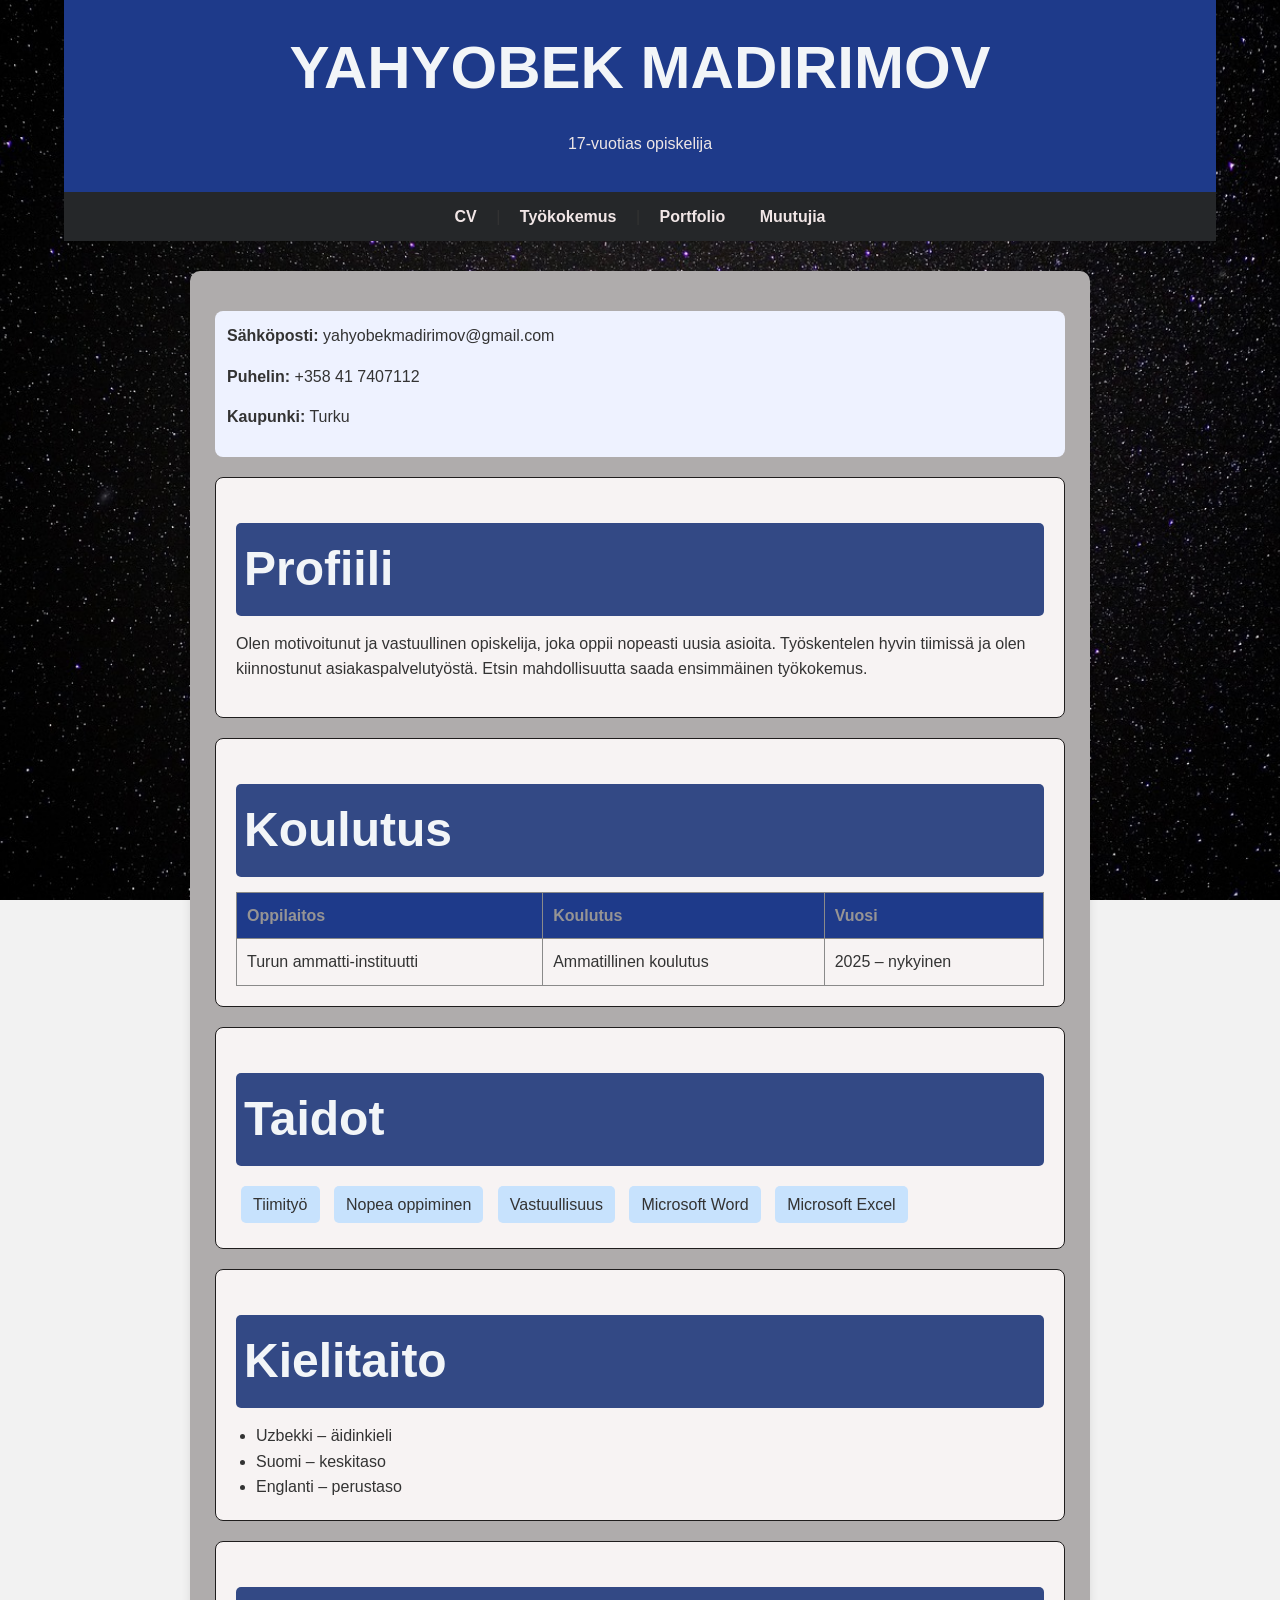
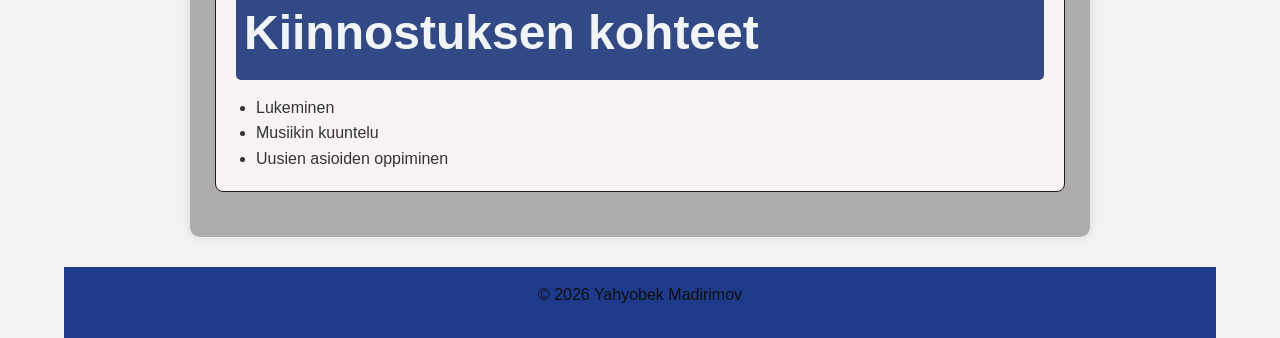
<file: web-projecti-main/index.html>
<!DOCTYPE html>
<html lang="fi">
<head>
    <meta charset="UTF-8">
    <title>CV - Yahyobek Madirimov</title>
<link rel="stylesheet" href="style.css">
<link rel="stylesheet" href="general.css">
</head>

<body>

<header>
    <h1>YAHYOBEK MADIRIMOV</h1>
    <p>17-vuotias opiskelija</p>
</header>

<nav>
    <a href="index.html">CV</a> |
    <a href="work.html">Työkokemus</a> |
    <a href="PortfolioJah/index.html">Portfolio</a>
    <a href="PortfolioJah/muttujia.html">Muutujia</a>
    
</nav>

<main>
<div class="container">

    <div class="info">
        <p><strong>Sähköposti:</strong> yahyobekmadirimov@gmail.com</p>
        <p><strong>Puhelin:</strong> +358 41 7407112</p>
        <p><strong>Kaupunki:</strong> Turku</p>
    </div>

    <section>
        <h2>Profiili</h2>
        <p>
            Olen motivoitunut ja vastuullinen opiskelija, joka oppii nopeasti uusia asioita.
            Työskentelen hyvin tiimissä ja olen kiinnostunut asiakaspalvelutyöstä.
            Etsin mahdollisuutta saada ensimmäinen työkokemus.
        </p>
    </section>

    <section>
        <h2>Koulutus</h2>

        <table>
            <tr>
                <th>Oppilaitos</th>
                <th>Koulutus</th>
                <th>Vuosi</th>
            </tr>

            <tr>
                <td>Turun ammatti-instituutti</td>
                <td>Ammatillinen koulutus</td>
                <td>2025 – nykyinen</td>
            </tr>
        </table>
    </section>

    <section>
        <h2>Taidot</h2>

        <div class="skills">
            <span>Tiimityö</span>
            <span>Nopea oppiminen</span>
            <span>Vastuullisuus</span>
            <span>Microsoft Word</span>
            <span>Microsoft Excel</span>
        </div>
    </section>

    <section>
        <h2>Kielitaito</h2>

        <ul>
            <li>Uzbekki – äidinkieli</li>
            <li>Suomi – keskitaso</li>
            <li>Englanti – perustaso</li>
        </ul>
    </section>

    <section>
        <h2>Kiinnostuksen kohteet</h2>

        <ul>
            <li>Lukeminen</li>
            <li>Musiikin kuuntelu</li>
            <li>Uusien asioiden oppiminen</li>
        </ul>
    </section>

</div>
</main>

<footer>
    <p>© 2026 Yahyobek Madirimov</p>
</footer>

</body>
</html>
</file>
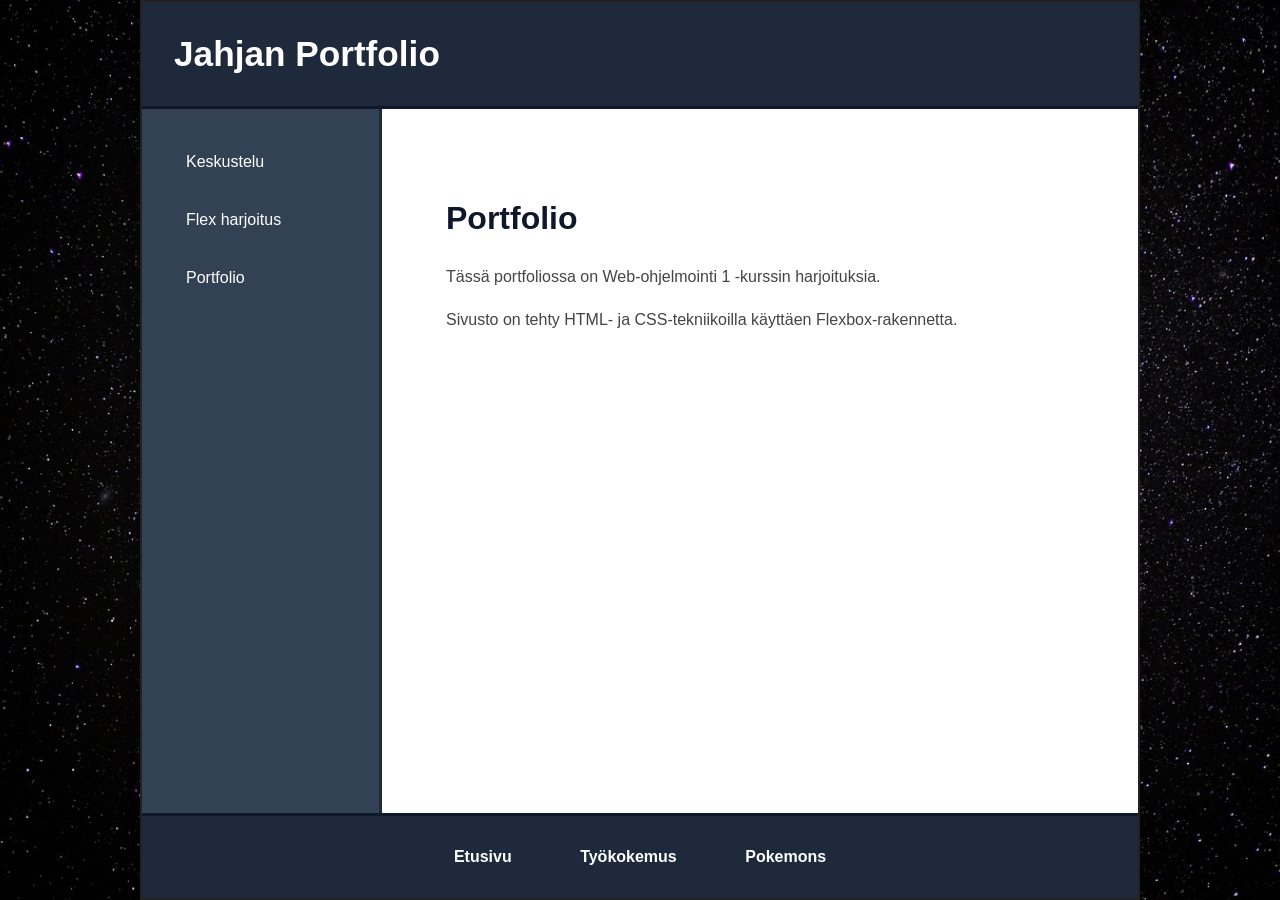
<file: web-projecti-main/PortfolioJah/index.html>
<!DOCTYPE html>
<html lang="en">
<head>
<meta charset="UTF-8">
<meta name="viewport" content="width=device-width, initial-scale=1.0">
<link rel="icon" type="image/jpeg" href="favicon.png.jpg">
<title>Portfolio</title>

<style>

*{
    box-sizing:border-box;
}

body{
    margin:0;
    font-family:Arial, sans-serif;
    background:#f4f6f9;
}

/* CONTAINER */

.container{
    max-width:1000px;
    min-height:100vh;
    margin:auto;
    background:white;

    border:2px solid #222;
    box-shadow:0 0 15px rgba(0,0,0,0.1);

    display:flex;
    flex-direction:column;
}

/* HEADER */

header{
    background:#1e293b;
    color:white;

    padding:2em;

    border-bottom:3px solid #0f172a;
}

header h1{
    margin:0;
    font-size:2.2rem;
}

/* MIDDLE */

.middle{
    display:flex;
    flex:1;
}

/* SIDEBAR */

aside{
    width:240px;

    background:#334155;

    padding:2em;

    border-right:3px solid #1e293b;
}

aside a{
    display:block;

    color:white;
    text-decoration:none;

    padding:12px;
    margin-bottom:1em;

    border-radius:8px;

    transition:0.3s;
}

aside a:hover{
    background:#475569;
}

/* MAIN */

main{
    flex:1;

    padding:4em;

    background:#ffffff;
}

main h2{
    color:#0f172a;
    font-size:2rem;
}

main p{
    color:#444;
    line-height:1.7;
}

/* FOOTER */

footer{
    background:#1e293b;

    border-top:3px solid #0f172a;

    padding:2em;

    text-align:center;
}

footer a{
    color:white;

    text-decoration:none;

    margin:0 2em;

    font-weight:bold;

    transition:0.3s;
}

footer a:hover{
    color:#38bdf8;
}
body {
    background-image: url("../stars-1654074_1280.jpg");
    background-size: cover;
    background-position: center;
    background-repeat: no-repeat;
    background-attachment: fixed;
    }

</style>
</head>

<body>

<div class="container">

<header>
    <h1>Jahjan Portfolio</h1>
</header>

<div class="middle">

    <aside>
        <a href="keskustelu.html">Keskustelu</a>
        <a href="flex.html">Flex harjoitus</a>
        <a href="index.html">Portfolio</a>
       
    </aside>

    <main>
        <h2>Portfolio</h2>

        <p>
            Tässä portfoliossa on Web-ohjelmointi 1 -kurssin harjoituksia.
        </p>

        <p>
            Sivusto on tehty HTML- ja CSS-tekniikoilla käyttäen Flexbox-rakennetta.
        </p>
    </main>

</div>

<footer>
    <a href="../index.html">Etusivu</a>
    <a href="../work.html">Työkokemus</a>
    <a href="flex.html">Pokemons</a>
</footer>

</div>

</body>
</html>
</file>
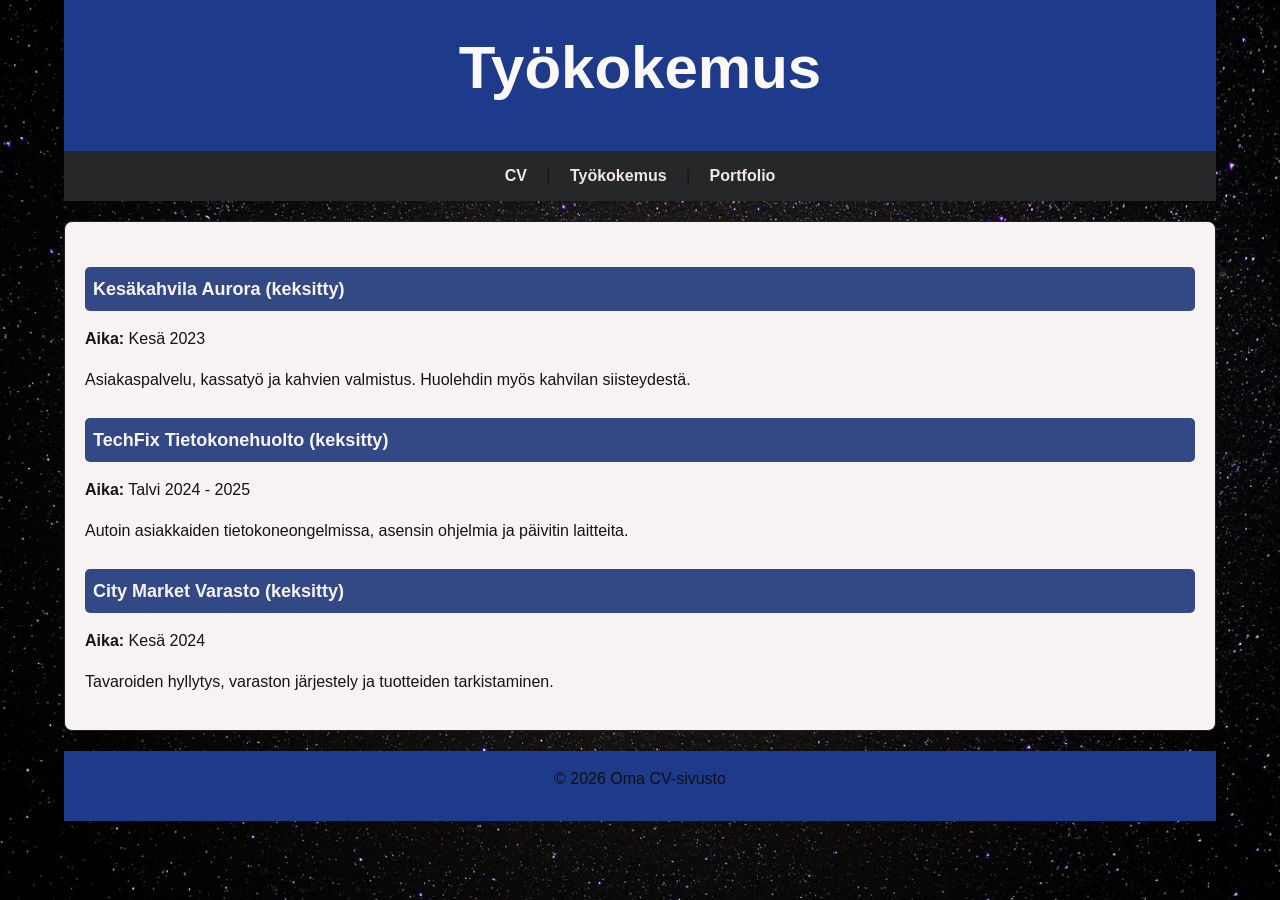
<file: web-projecti-main/work.html>
<!DOCTYPE html>
<html lang="fi">
<head>
    <meta charset="UTF-8">
    <meta name="viewport" content="width=device-width, initial-scale=1.0">
    <title>Työkokemus</title>
    <link rel="stylesheet" href="general.css">
    <link rel="stylesheet" href="style.css">

</head>

<body>

    <header>
        <h1>Työkokemus</h1>
    </header>

    <nav>
        <a href="index.html">CV</a> |
        <a href="work.html">Työkokemus</a> |
        <a href="PortfolioJah/index.html">Portfolio</a>
    </nav>

    <main>
        <section>

            <article>
                <h2>Kesäkahvila Aurora (keksitty)</h2>
                <p><strong>Aika:</strong> Kesä 2023</p>
                <p>
                    Asiakaspalvelu, kassatyö ja kahvien valmistus.
                    Huolehdin myös kahvilan siisteydestä.
                </p>
            </article>

            <article>
                <h2>TechFix Tietokonehuolto (keksitty)</h2>
                <p><strong>Aika:</strong> Talvi 2024 - 2025</p>
                <p>
                    Autoin asiakkaiden tietokoneongelmissa,
                    asensin ohjelmia ja päivitin laitteita.
                </p>
            </article>

            <article>
                <h2>City Market Varasto (keksitty)</h2>
                <p><strong>Aika:</strong> Kesä 2024</p>
                <p>
                    Tavaroiden hyllytys, varaston järjestely
                    ja tuotteiden tarkistaminen.
                </p>
            </article>

        </section>
    </main>

    <footer>
        <p>© 2026 Oma CV-sivusto</p>
    </footer>

</body>
</html>
</file>
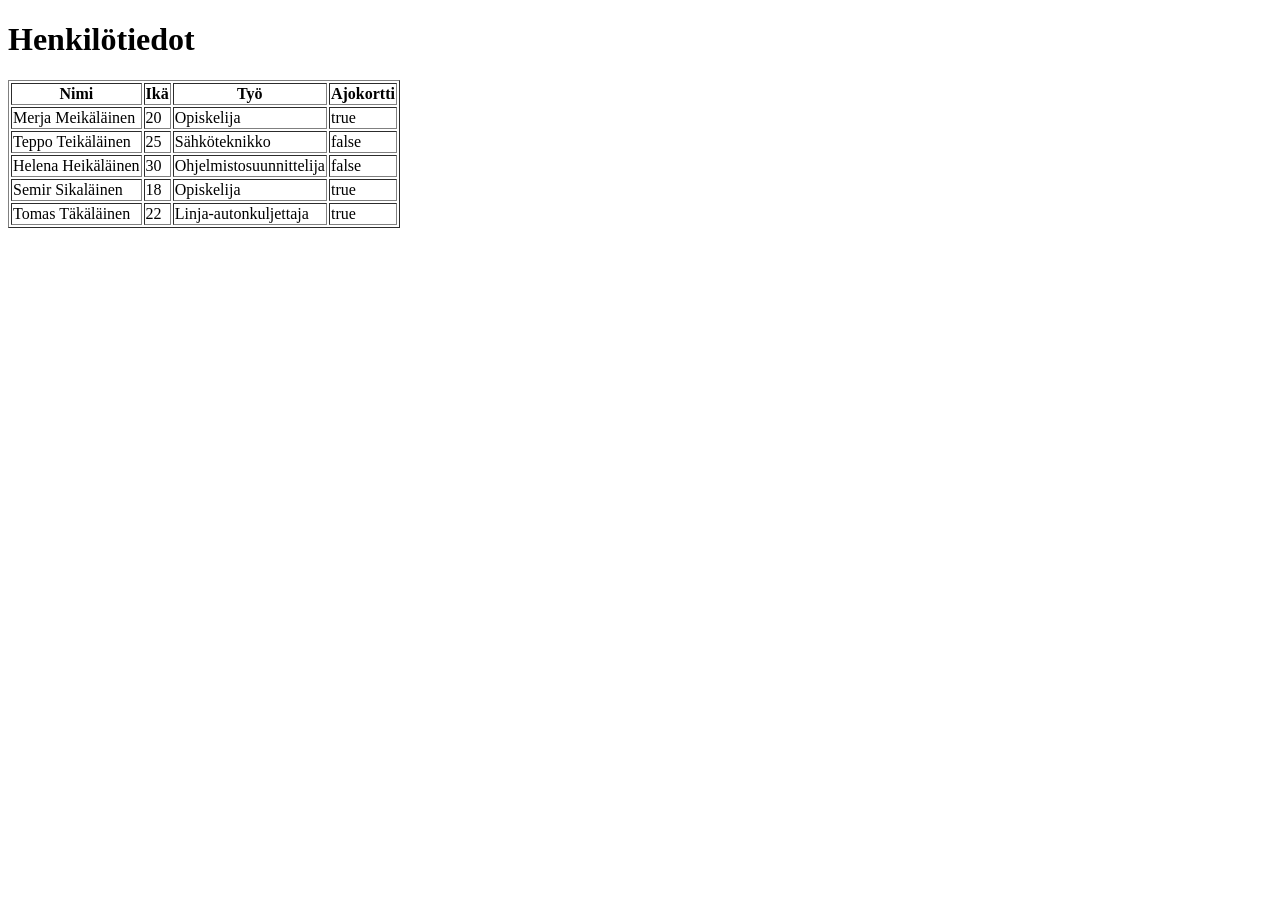
<file: web-projecti-main/PortfolioJah/hktiedot.html>
<!DOCTYPE html>
<html lang="fi">
    <link rel="icon" type="image/ppng" href="favicon.png.jpg"> 
<head>
    <meta charset="UTF-8">
    <title>Henkilötiedot</title>
</head>
<body>

    <h1>Henkilötiedot</h1>

    <table border="1">
        <thead>
            <tr>
                <th>Nimi</th>
                <th>Ikä</th>
                <th>Työ</th>
                <th>Ajokortti</th>
            </tr>
        </thead>

        <tbody id="rivit">
        </tbody>
    </table>
<script src="hktiedot.js"></script>

</body>
</html>
</file>
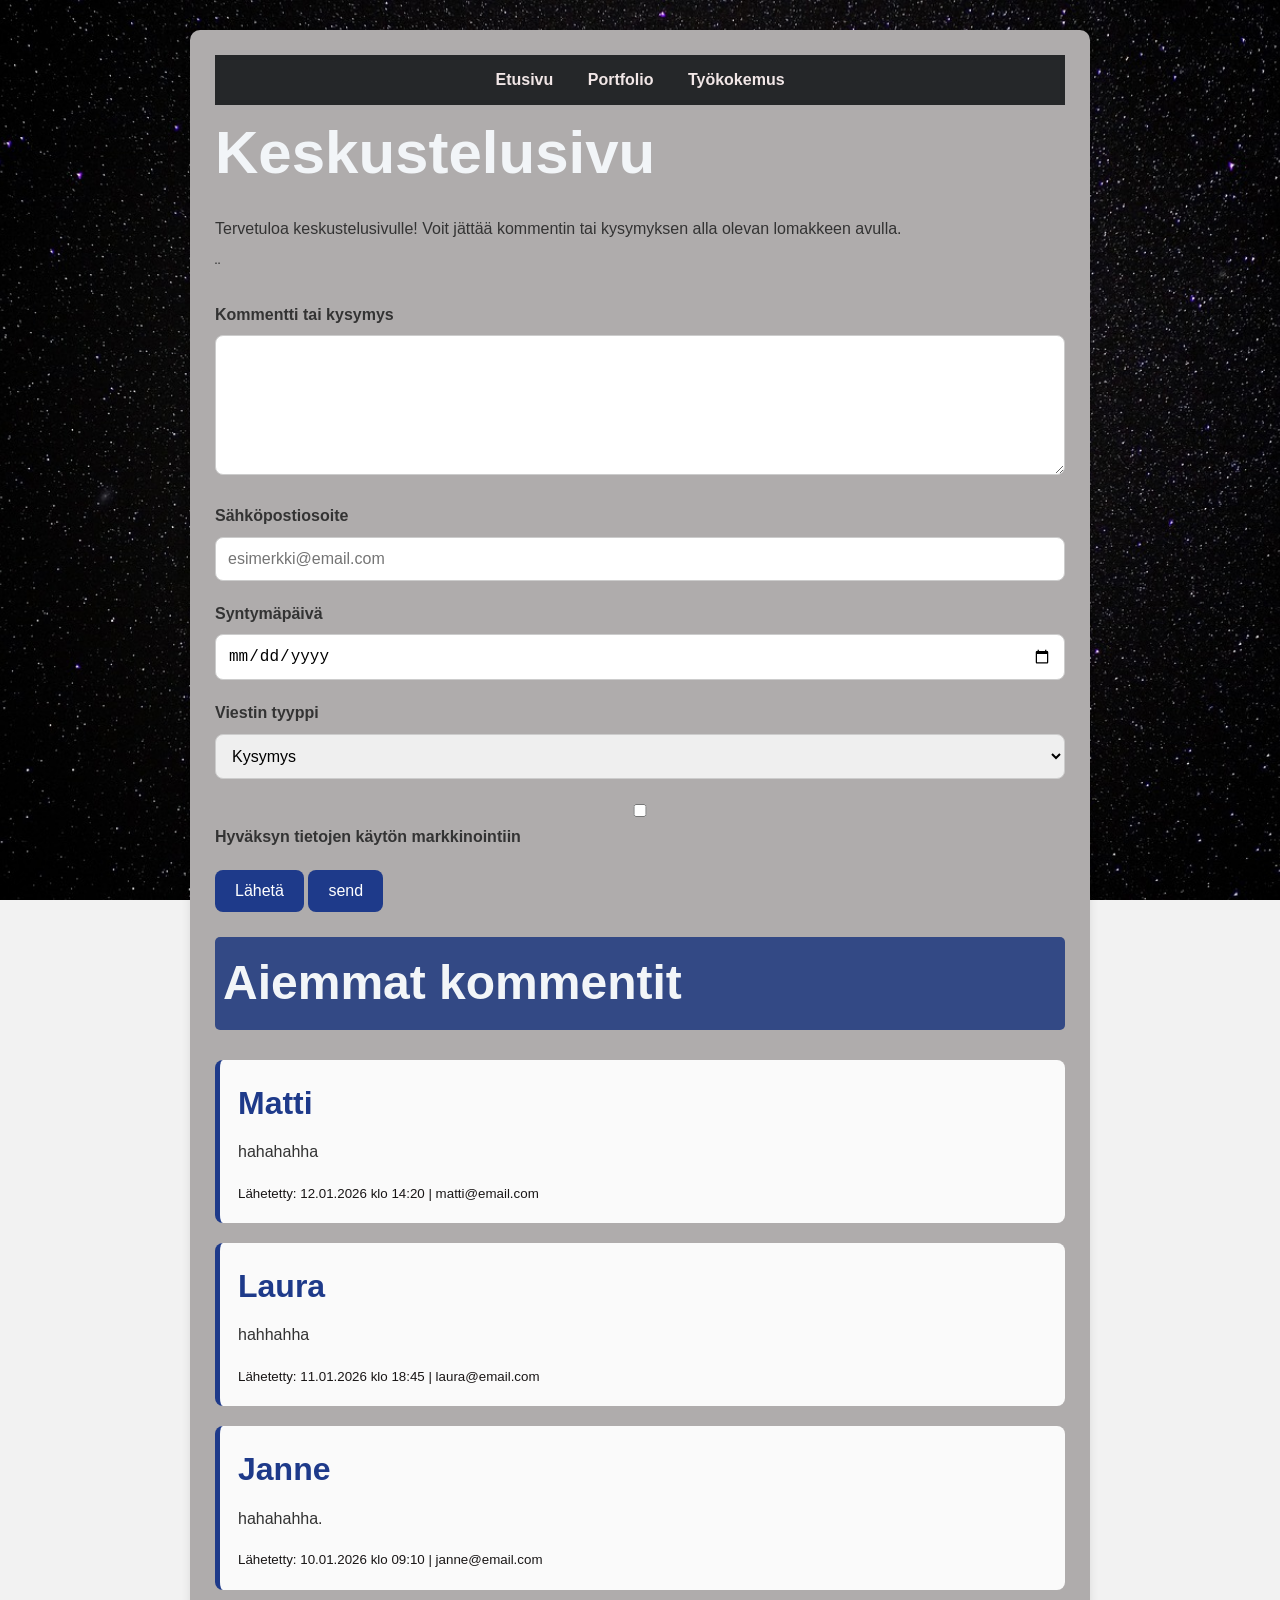
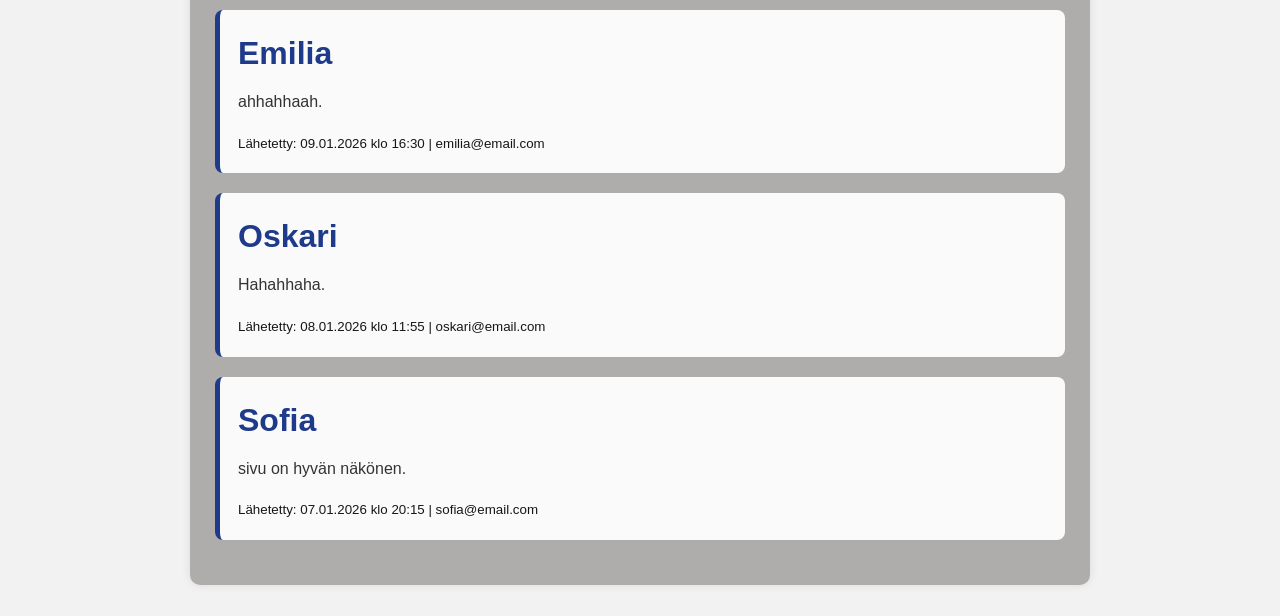
<file: web-projecti-main/PortfolioJah/keskustelu.html>
<!DOCTYPE html>
<html lang="fi">
<head>
    <meta charset="UTF-8">
    <meta name="viewport" content="width=device-width, initial-scale=1.0">
    <title>Keskustelusivu</title>
    <link rel="icon" type="image/ppng" href="favicon.png.jpg"> 
    <link rel="stylesheet" href="../style.css">
<link rel="stylesheet" href="../general.css">
    
 
</head>

<body>

<div class="container">

    <nav>
        <a href="../index.html">Etusivu</a>
        <a href="index.html">Portfolio</a>

        <a href="../work.html">Työkokemus</a>
    </nav>

    <h1>Keskustelusivu</h1>
     
    <p>
        Tervetuloa keskustelusivulle! Voit jättää kommentin tai kysymyksen alla olevan lomakkeen avulla.
    </p>
¨    
    <form>


        <div class="form-group">
            <label for="message">Kommentti tai kysymys</label>

            <textarea 
                id="message" 
                placeholder="Kirjoita viestisi tähän..."
                required>
            </textarea>
        </div>

        <div class="form-group">
            <label for="email">Sähköpostiosoite</label>

            <input 
                type="email" 
                id="email"
                placeholder="esimerkki@email.com"
                required>
        </div>

        <div class="form-group">
            <label for="birthday">Syntymäpäivä</label>

            <input 
                type="date" 
                id="birthday">
        </div>

        <div class="form-group">
            <label for="type">Viestin tyyppi</label>

            <select id="type">
                <option>Kysymys</option>
                <option>Kommentti</option>
                <option>Palaute</option>
            </select>
        </div>
<div class="form-group checkbox-group">

            <input 
                type="checkbox" 
                id="checkbox"
                required>

            <label for="agree">
                Hyväksyn tietojen käytön markkinointiin
            </label>

        </div>
        

        <button type="submit">Lähetä</button>
        <button type="button" onclick="send(event)">send</button>

    </form> 
    
    <h2>Aiemmat kommentit</h2>

    <div class="comments">

        <div class="comment">
            <h3>Matti</h3>

            <p>
               hahahahha
            </p>

            <small>
                Lähetetty: 12.01.2026 klo 14:20 | matti@email.com
            </small>
        </div>

        <div class="comment">
            <h3>Laura</h3>

            <p>
                hahhahha
            </p>

            <small>
                Lähetetty: 11.01.2026 klo 18:45 | laura@email.com
            </small>
        </div>

        <div class="comment">
            <h3>Janne</h3>

            <p>
              hahahahha.
            </p>

            <small>
                Lähetetty: 10.01.2026 klo 09:10 | janne@email.com
            </small>
        </div>

        <div class="comment">
            <h3>Emilia</h3>

            <p>
                ahhahhaah.
            </p>

            <small>
                Lähetetty: 09.01.2026 klo 16:30 | emilia@email.com
            </small>
        </div>

        <div class="comment">
            <h3>Oskari</h3>

            <p>
                Hahahhaha.
            </p>

            <small>
                Lähetetty: 08.01.2026 klo 11:55 | oskari@email.com
            </small>
        </div>

        <div class="comment">
            <h3>Sofia</h3>

            <p>
                sivu on hyvän näkönen.
            </p>

            <small>
                Lähetetty: 07.01.2026 klo 20:15 | sofia@email.com
            </small>
        </div>

    </div>

</div>
<script src="script.js"></script>
</body>
</html>
</file>
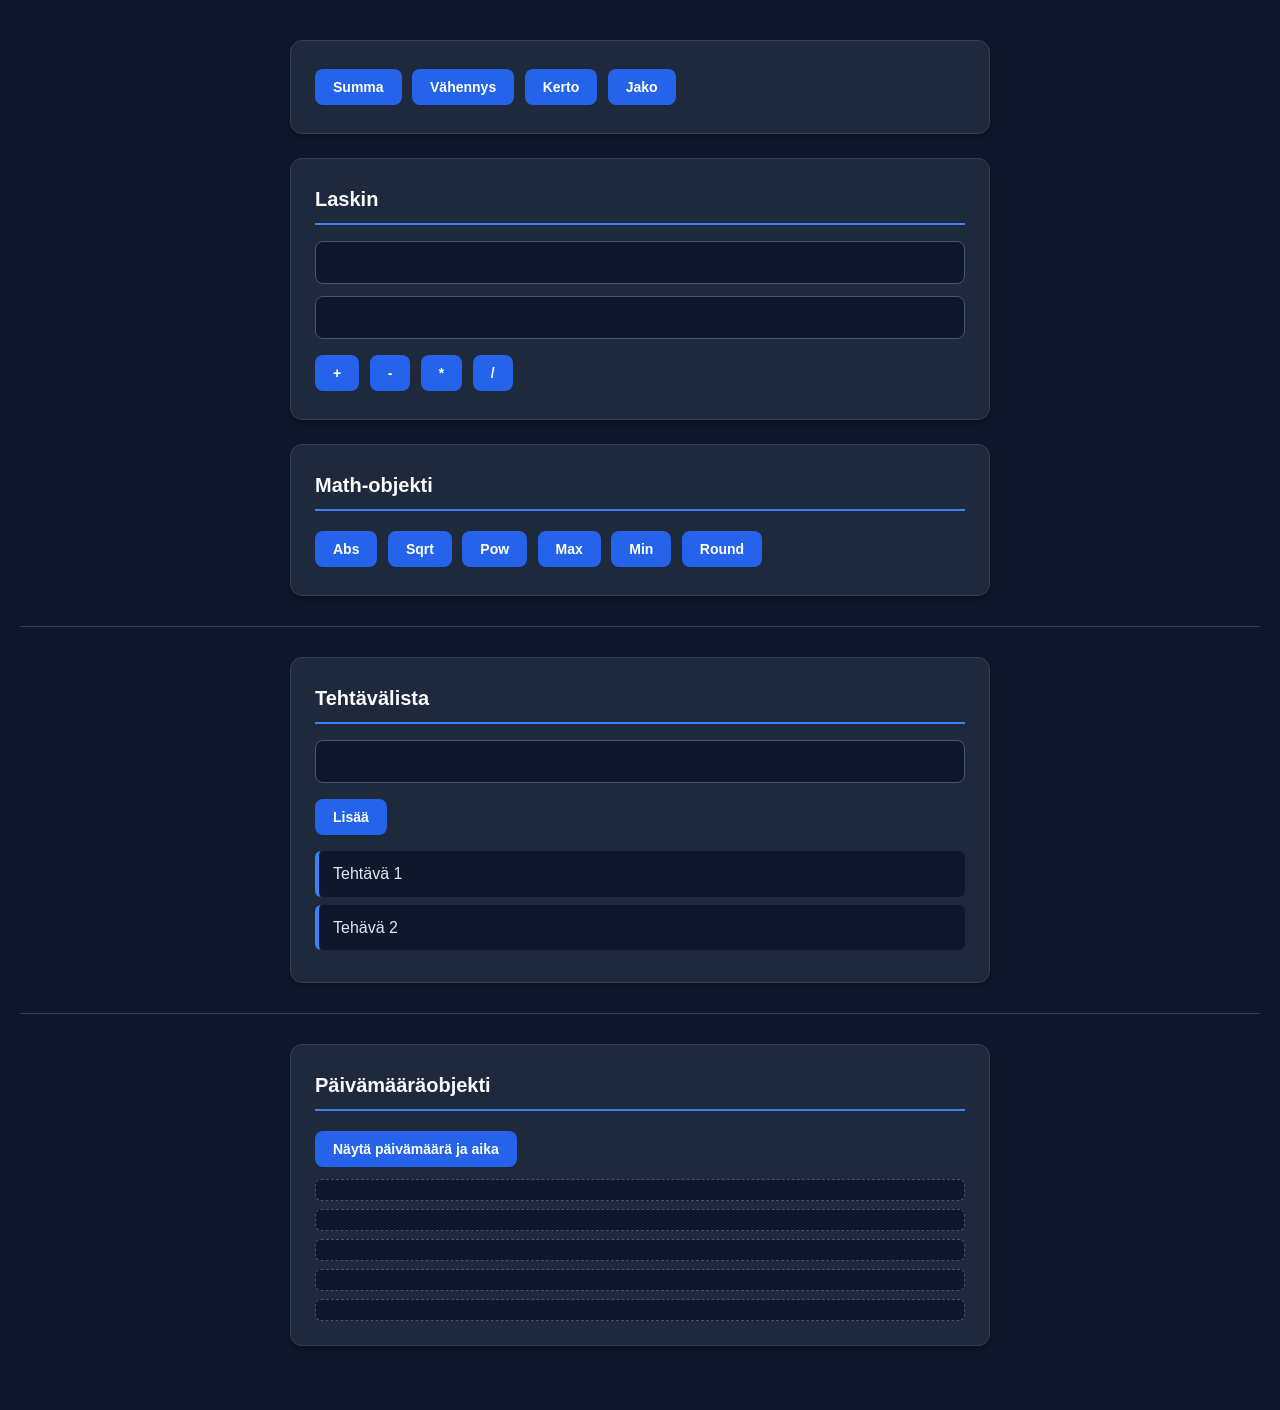
<file: web-projecti-main/PortfolioJah/muttujia.html>
<html lang="en">
<head>
    <meta charset="UTF-8">
    <meta name="viewport" content="width=device-width, initial-scale=1.0">
    <title>Muuttujat</title>
    <link rel="icon" type="image/ppng" href="favicon.png.jpg"> 
    <link rel="stylesheet" href="muutujia.css">
</head>
<body>
    <section>
     <button onclick="summa()">Summa</button>
     <button onclick="vahennys()">Vähennys</button>
     <button onclick="kerto()">Kerto</button>
     <button onclick="jako()">Jako</button>
    </section>
    <section>
      <h2>Laskin</h2>
       <input type="number" id="numero1">
       <input type="number" id="numero2">
       <button onclick="laskin_summa()">+</button>
       <button onclick="laskin_vahennys()">-</button>
       <button onclick="laskin_kerto()">*</button>
       <button onclick="laskin_jako()">/</button>
    </section>

  <section>

        <h2>Math-objekti</h2>

        <button onclick="math_abs()">Abs</button>
        <button onclick="math_sqrt()">Sqrt</button>
        <button onclick="math_pow()">Pow</button>
        <button onclick="math_max()">Max</button>
        <button onclick="math_min()">Min</button>
        <button onclick="math_round()">Round</button>

    </section>

      <hr>
    <section>

        <h2>Tehtävälista</h2>

        <input type="text" id="tehtavaInput">

        <button onclick="lisaa()">Lisää</button>

        <ul id="lista"></ul>

    </section>

    <hr>

    
    <section>

        <h2>Päivämääräobjekti</h2>

        <button onclick="showDate()">
            Näytä päivämäärä ja aika
        </button>

        <div id="paivamaara"></div>
        <div id="aika"></div>
        <div id="paivaJaAika"></div>
        <div id="viikonpaiva"></div>
        <div id="kuukausi"></div>

    </section>

    <script src="script.js"></script>

</body>
</html>
</file>
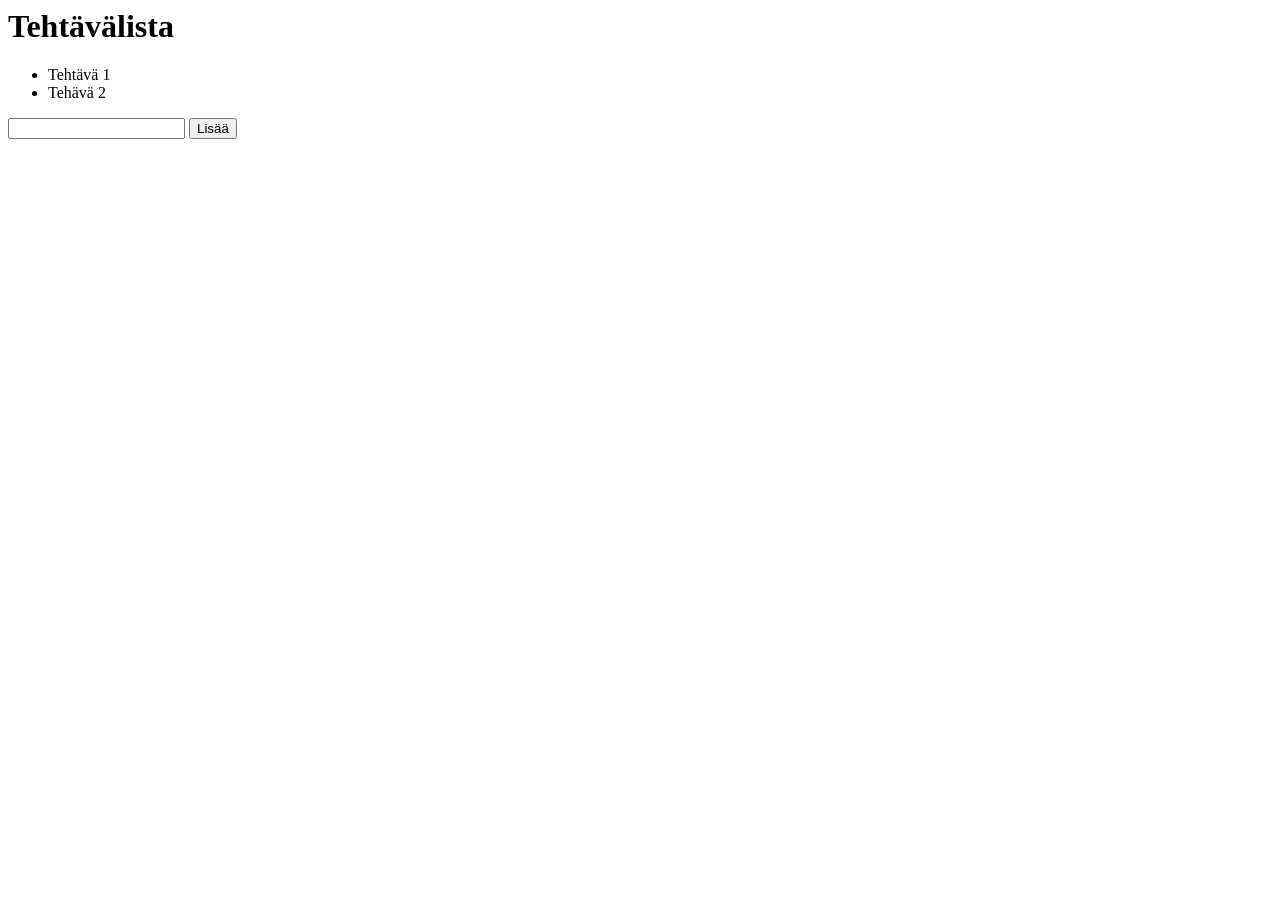
<file: web-projecti-main/PortfolioJah/tehtevalista.html>
<html lang="en">
<head>
    <meta charset="UTF-8">
    <meta name="viewport" content="width=device-width, initial-scale=1.0">
    <title>Document</title>
    <link rel="icon" type="image/ppng" href="favicon.png.jpg"> 
</head>
<body>
    <h1>Tehtävälista</h1>
    <ul id="lista"></ul>
    <input type="text" id="tehtavaInput">
    <button onclick="lisaa()">Lisää </button>
    <script src="script.js"></script>
</body>
</html>
</file>
<file: web-projecti-main/style.css>
*{
    margin: 0;
    padding: 0;
    box-sizing: border-box;
}


body{
    font-family: Arial, sans-serif;
    background: #fcf8f8;
    color: #141313;
    line-height: 1.6;
}


header{
    background: #1e3a8a;
    color: rgb(238, 230, 230);
    padding: 20px;
    text-align: center;
}


nav{
    background: #252729;
    padding: 12px;
    text-align: center;
}

nav a{
    color: rgb(241, 230, 230);
    text-decoration: none;
    margin: 15px;
    font-weight: bold;
    transition: 0.3s;
}

nav a:hover{
    color: #c7d2fe;
}

.container{
    max-width: 900px;
    margin: 30px auto;
    background: rgb(175, 172, 172);
    padding: 25px;
    border-radius: 10px;
    box-shadow: 0 0 10px rgba(0,0,0,0.1);
}


h1{
    margin-bottom: 15px;
    color: #fcf8f8;
    
}

h2{
    background: #334985;
    color: rgb(248, 243, 243);
    padding: 8px;
    border-radius: 5px;
    font-size: 18px;
    margin-top: 25px;
    margin-bottom: 15px;
}


p{
    margin-bottom: 15px;
}


.info{
    background: #eef2ff;
    padding: 12px;
    border-radius: 8px;
    margin: 15px 0;
}


section{
    margin-top: 20px;
}


ul{
    padding-left: 20px;
}


.skills span{
    display: inline-block;
    background: #c7e2fd;
    margin: 5px;
    padding: 6px 12px;
    border-radius: 5px;
}


table{
    width: 100%;
    border-collapse: collapse;
    margin-top: 10px;
}

table,
th,
td{
    border: 1px solid #8a8a8a;
}

th,
td{
    padding: 10px;
    text-align: left;
}

th{
    background: #1e3a8a;
    color: rgb(150, 148, 148);
}


form{
    margin-top: 20px;
}

.form-group{
    margin-bottom: 20px;
}

label{
    display: block;
    margin-bottom: 8px;
    font-weight: bold;
}

input,
textarea,
select{
    width: 100%;
    padding: 12px;
    border: 1px solid #ccc;
    border-radius: 8px;
    font-size: 16px;
}

textarea{
    resize: vertical;
    min-height: 140px;
}


button{
    background: #1e3a8a;
    color: white;
    border: none;
    padding: 12px 20px;
    border-radius: 8px;
    cursor: pointer;
    font-size: 16px;
    transition: 0.3s;
}

button:hover{
    background: #162d6b;
}


.comments{
    margin-top: 30px;
}

.comment{
    background: #fafafa;
    border-left: 5px solid #1e3a8a;
    padding: 18px;
    margin-bottom: 20px;
    border-radius: 8px;
}

.comment h3{
    margin-bottom: 10px;
    color: #1e3a8a;
}

.comment small{
    color: rgb(24, 21, 21);
}


footer{
    background: #1e3a8a;
    color: rgb(17, 15, 15);
    text-align: center;
    padding: 15px;
    margin-top: 20px;
}
body {
    background-image: url("stars-1654074_1280.jpg");
    background-size: cover;
    background-position: center;
    background-repeat: no-repeat;
    background-attachment: fixed;
    }
</file>
<file: web-projecti-main/general.css>
body {
  background-color: #f2f2f2;
  color: #333;
  margin-left: 64px;
  margin-right: 64px;
  font-family: Arial, sans-serif;
}

h1, h2, h3, h4, h5, h6 {
  color: #f2f5f8;
}

/* Fonttikoot */
h1 {
  font-size: 60px;
}

h2 {
  font-size: 48px;
}

h3 {
  font-size: 32px;
}

h4 {
  font-size: 18px;
}

section {
  background-color: #f7f3f3;
  border: 1px solid #1f1d1d;
  padding: 20px;
  margin-bottom: 20px;
  border-radius: 8px;
}
</file>
<file: web-projecti-main/PortfolioJah/muutujia.css>
/* --- Umumiy sozlamalar --- */
* {
    margin: 0;
    padding: 0;
    box-sizing: border-box;
}

body {
    font-family: 'Segoe UI', Tahoma, Geneva, Verdana, sans-serif;
    background-color: #0f172a; /* Jiddiy to'q ko'k / qora fon */
    color: #e2e8f0;          /* O'qishga qulay och matn rangi */
    line-height: 1.6;
    padding: 40px 20px;
}

/* --- Asosiy konteyner yoki section bloki --- */
section {
    background-color: #1e293b; /* Bloular uchun jiddiy matli fon */
    border: 1px solid #334155;
    padding: 24px;
    margin-bottom: 24px;
    border-radius: 12px;
    box-shadow: 0 4px 6px -1px rgba(0, 0, 0, 0.2), 0 2px 4px -1px rgba(0, 0, 0, 0.1);
    max-width: 700px;
    margin-left: auto;
    margin-right: auto;
}

/* --- Sarlavhalar --- */
h2 {
    color: #f8fafc;
    font-size: 20px;
    margin-bottom: 16px;
    padding-bottom: 8px;
    border-bottom: 2px solid #3b82f6; /* Jiddiy ko'k chiziq */
}

/* --- Inputlar va maydonlar --- */
input[type="number"],
input[type="text"] {
    width: 100%;
    padding: 12px 16px;
    margin-bottom: 12px;
    background-color: #0f172a;
    border: 1px solid #475569;
    border-radius: 8px;
    color: #ffffff;
    font-size: 15px;
    transition: border-color 0.2s, box-shadow 0.2s;
}

input:focus {
    outline: none;
    border-color: #3b82f6;
    box-shadow: 0 0 0 3px rgba(59, 130, 246, 0.2);
}

/* --- Tugmalar (Buttons) --- */
button {
    background-color: #2563eb; /* Professional ko'k rang */
    color: #ffffff;
    border: none;
    padding: 10px 18px;
    margin: 4px 6px 4px 0;
    border-radius: 8px;
    font-size: 14px;
    font-weight: 600;
    cursor: pointer;
    transition: background-color 0.2s, transform 0.1s;
}

button:hover {
    background-color: #1d4ed8;
}

button:active {
    transform: translateY(1px);
}

/* --- Ro'yxat va natija bloklari --- */
ul {
    list-style-type: none;
    margin-top: 12px;
}

ul li {
    background-color: #0f172a;
    padding: 10px 14px;
    margin-bottom: 8px;
    border-radius: 6px;
    border-left: 4px solid #3b82f6;
}

hr {
    border: none;
    height: 1px;
    background-color: #334155;
    margin: 30px 0;
}

/* --- Vaqt va sana divlari uchun --- */
#paivamaara, #aika, #paivaJaAika, #viikonpaiva, #kuukausi {
    background-color: #0f172a;
    padding: 10px 14px;
    margin-top: 8px;
    border-radius: 6px;
    font-family: monospace;
    color: #38bdf8;
    border: 1px dashed #475569;
}
</file>
